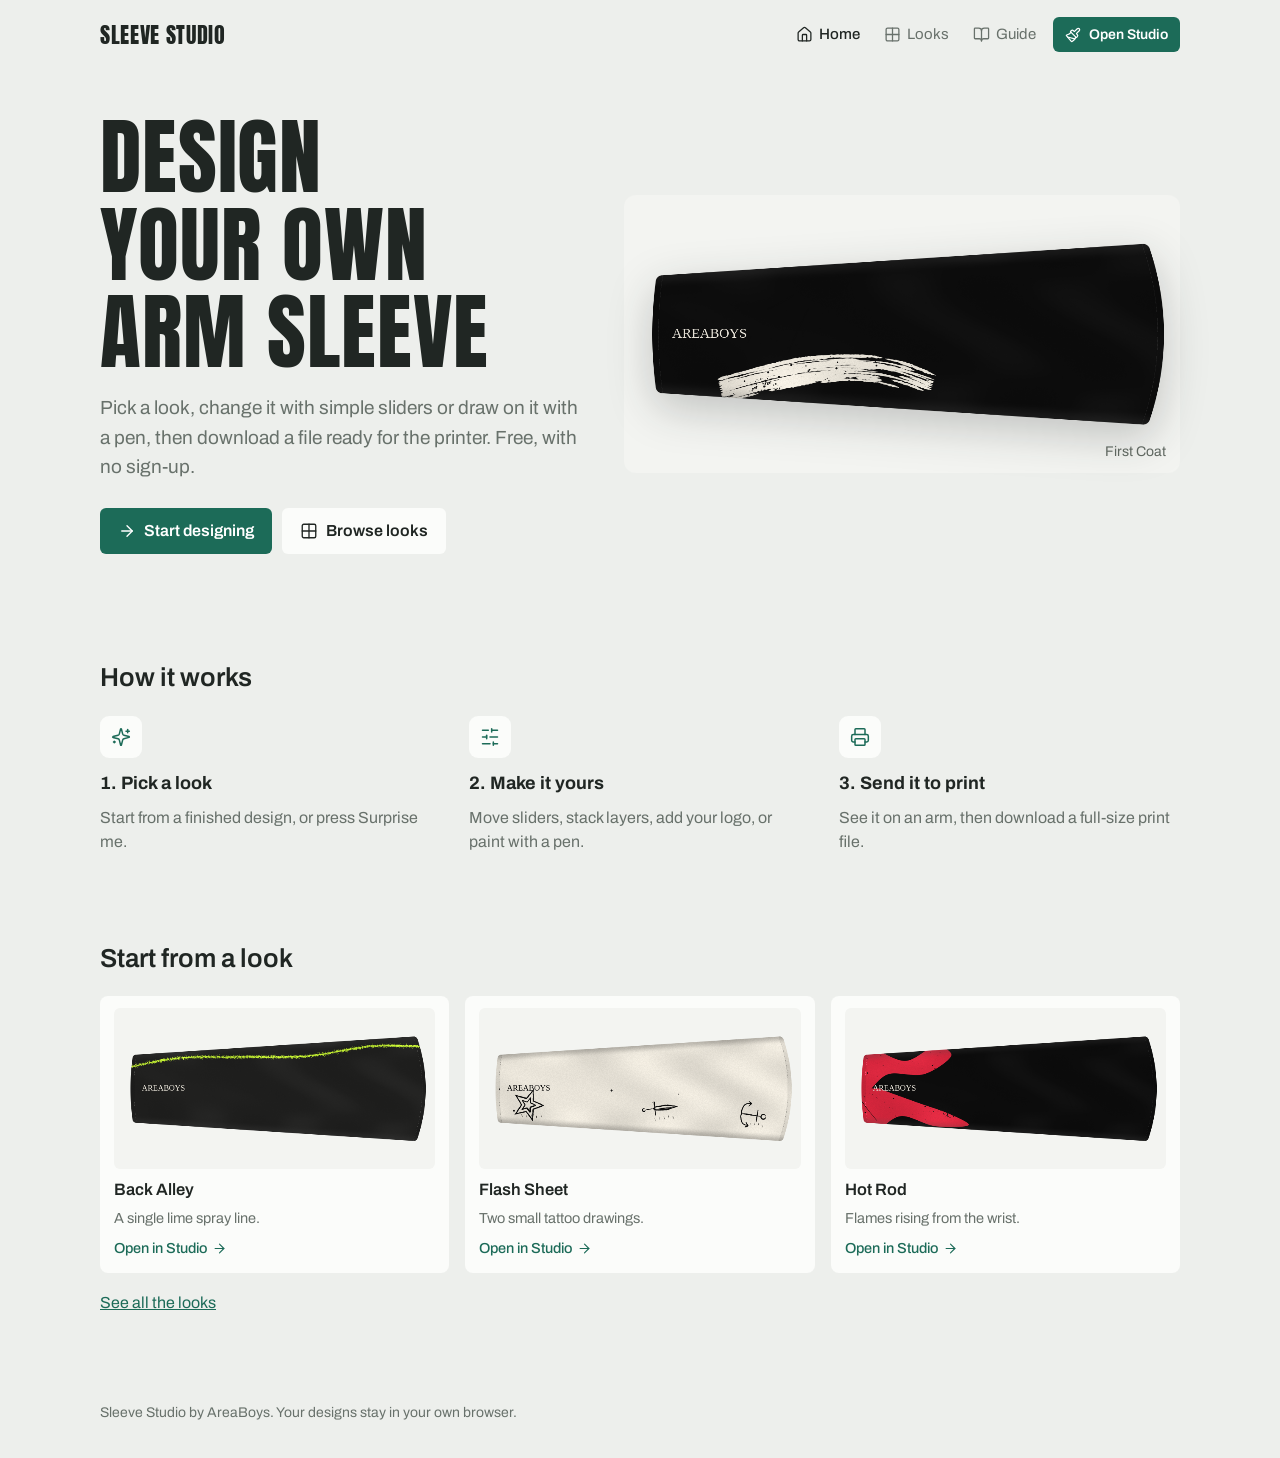
<file: index.html>
<!doctype html>
<html lang="en">
<head>
<meta charset="utf-8">
<meta name="viewport" content="width=device-width,initial-scale=1,viewport-fit=cover">
<title>Sleeve Studio</title>
<meta name="description" content="Design a printed arm sleeve in your browser, and download a print-ready file.">
<link rel="icon" href="data:image/svg+xml,%3Csvg xmlns='http://www.w3.org/2000/svg' viewBox='0 0 32 32'%3E%3Cpath d='M8 3h16l-3 26H11z' fill='%231C6B58'/%3E%3C/svg%3E">
<link rel="preconnect" href="https://fonts.googleapis.com">
<link rel="preconnect" href="https://fonts.gstatic.com" crossorigin>
<link rel="stylesheet" href="https://fonts.googleapis.com/css2?family=Anton&family=Caveat+Brush&family=Permanent+Marker&family=Reenie+Beanie&family=Rock+Salt&family=Archivo:wght@400;500;600&family=IBM+Plex+Mono:wght@400;500&display=swap">
<link rel="stylesheet" href="assets/site.css?v=20261106d">
</head>
<body>
<header class="wrap top"><a class="brand" href="index.html">Sleeve Studio</a><nav aria-label="Main"><a href="index.html" data-i="house" data-s="17" aria-current=page><span>Home</span></a><a href="looks.html" data-i="grid-2x2" data-s="17"><span>Looks</span></a><a href="guide.html" data-i="book-open" data-s="17"><span>Guide</span></a></nav><a class="btn go small" href="studio.html" data-i="paintbrush" data-s="16">Open Studio</a></header>
<main class="wrap">
  <section class="hero">
    <div>
      <h1 class="big">Design your own arm sleeve</h1>
      <p class="lead">Pick a look, change it with simple sliders or draw on it with a pen, then download a file ready for the printer. Free, with no sign-up.</p>
      <div class="actions"><a class="btn go" href="studio.html" data-i="arrow-right">Start designing</a><a class="btn alt" href="looks.html" data-i="grid-2x2">Browse looks</a></div>
    </div>
    <div class="heroArt" id="heroArt"><canvas role="img" aria-label="Sleeve design preview"></canvas><canvas aria-hidden="true"></canvas><span class="heroName" id="heroName"></span></div>
  </section>
  <section class="band">
    <h2 class="title">How it works</h2>
    <ol class="steps">
      <li><span class="badge" data-i="sparkles" data-s="20"></span><h3>1. Pick a look</h3><p>Start from a finished design, or press Surprise me.</p></li>
      <li><span class="badge" data-i="sliders-horizontal" data-s="20"></span><h3>2. Make it yours</h3><p>Move sliders, stack layers, add your logo, or paint with a pen.</p></li>
      <li><span class="badge" data-i="printer" data-s="20"></span><h3>3. Send it to print</h3><p>See it on an arm, then download a full-size print file.</p></li>
    </ol>
  </section>
  <section class="band">
    <h2 class="title">Start from a look</h2>
    <div class="grid" id="strip"></div>
    <p style="margin-top:18px"><a href="looks.html">See all the looks</a></p>
  </section>
</main>
<footer class="wrap">Sleeve Studio by AreaBoys. Your designs stay in your own browser.</footer>
<script src="assets/icons.js?v=20261106d"></script>
<script src="assets/engine.js?v=20261106d"></script>
<script src="assets/hand.js?v=20261106d"></script>
<script src="assets/site.js?v=20261106d"></script>
</body>
</html>
</file>
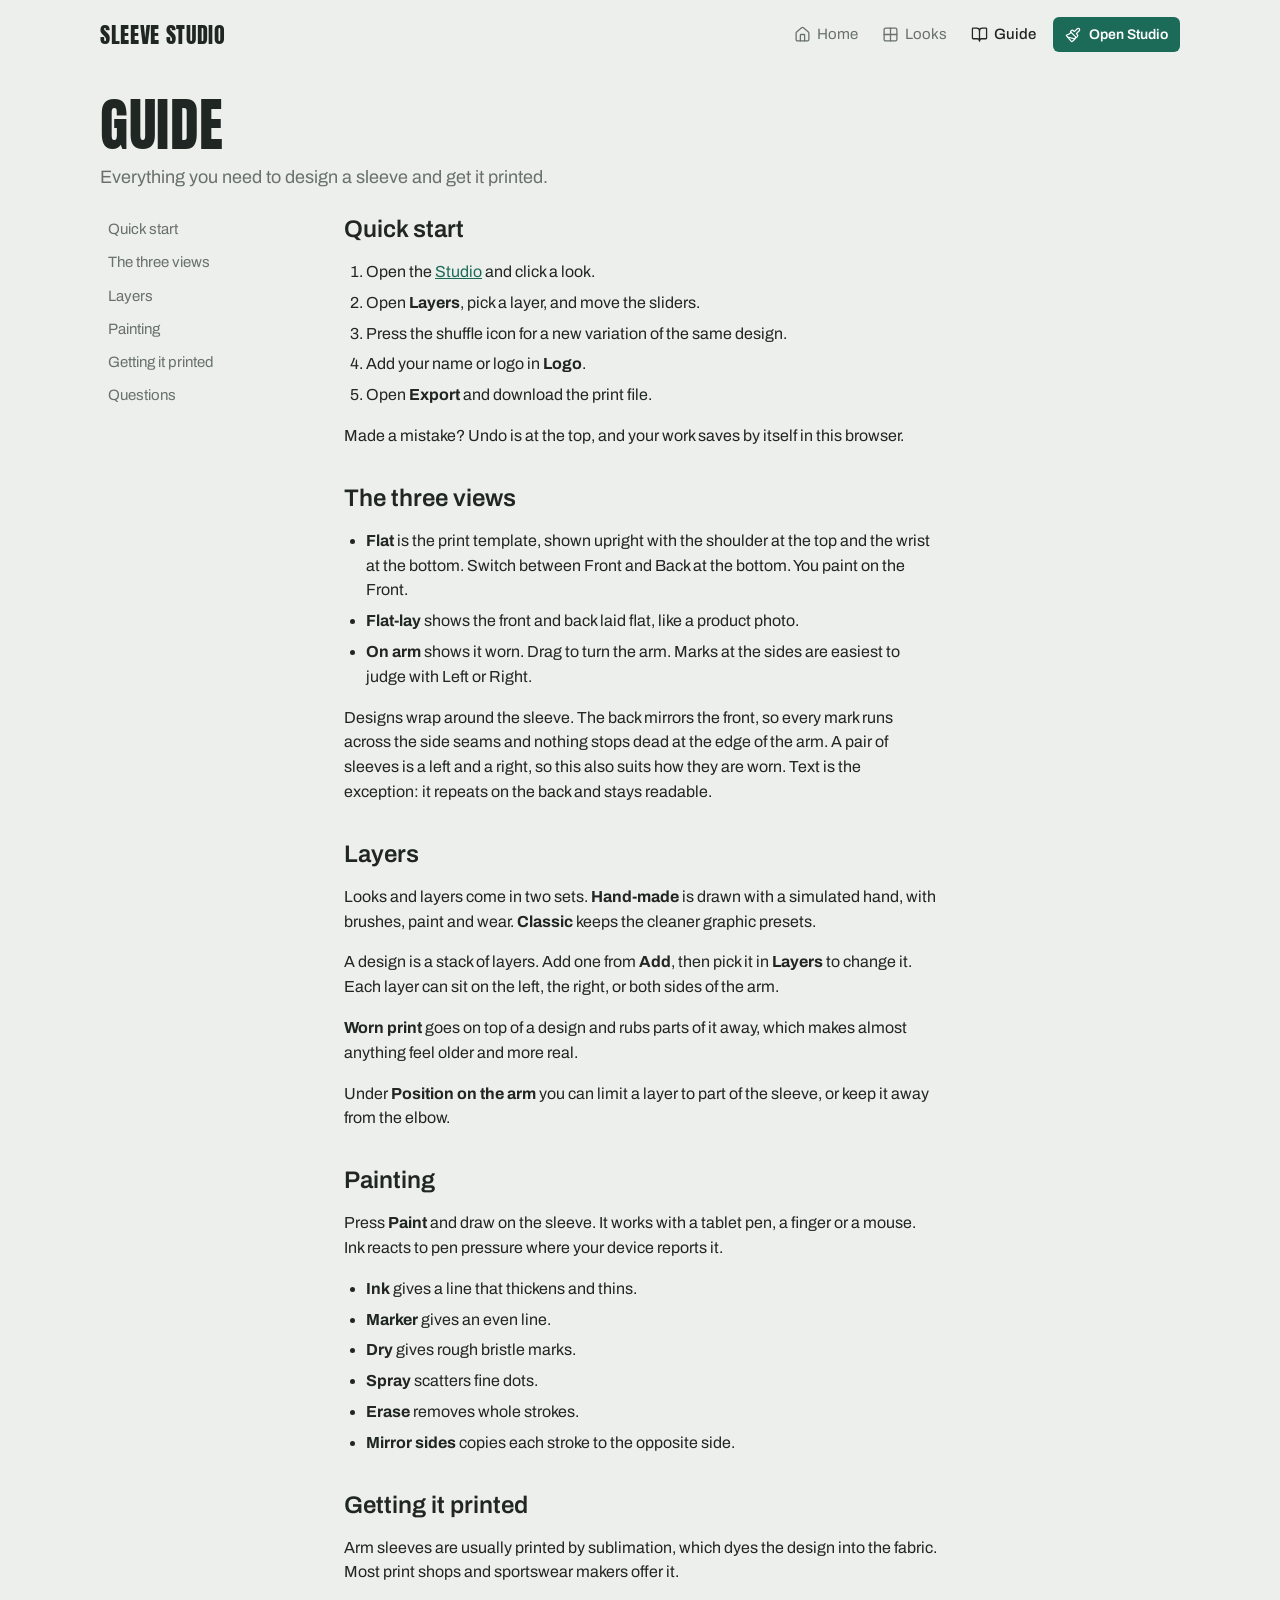
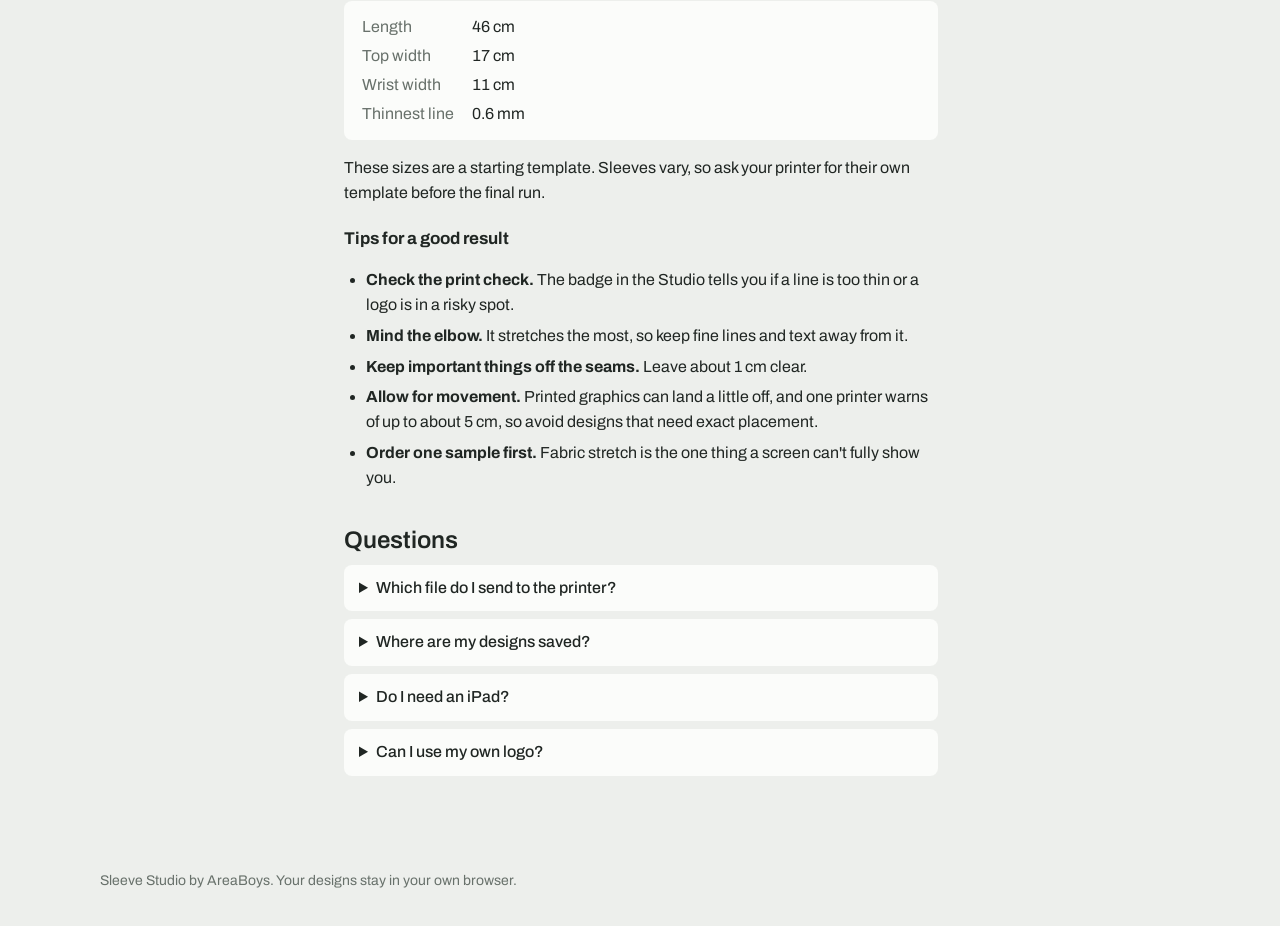
<file: guide.html>
<!doctype html>
<html lang="en">
<head>
<meta charset="utf-8">
<meta name="viewport" content="width=device-width,initial-scale=1,viewport-fit=cover">
<title>Guide · Sleeve Studio</title>
<meta name="description" content="How to design an arm sleeve and get it printed.">
<link rel="icon" href="data:image/svg+xml,%3Csvg xmlns='http://www.w3.org/2000/svg' viewBox='0 0 32 32'%3E%3Cpath d='M8 3h16l-3 26H11z' fill='%231C6B58'/%3E%3C/svg%3E">
<link rel="preconnect" href="https://fonts.googleapis.com">
<link rel="preconnect" href="https://fonts.gstatic.com" crossorigin>
<link rel="stylesheet" href="https://fonts.googleapis.com/css2?family=Anton&family=Caveat+Brush&family=Permanent+Marker&family=Reenie+Beanie&family=Rock+Salt&family=Archivo:wght@400;500;600&family=IBM+Plex+Mono:wght@400;500&display=swap">
<link rel="stylesheet" href="assets/site.css?v=20261106d">
</head>
<body>
<header class="wrap top"><a class="brand" href="index.html">Sleeve Studio</a><nav aria-label="Main"><a href="index.html" data-i="house" data-s="17"><span>Home</span></a><a href="looks.html" data-i="grid-2x2" data-s="17"><span>Looks</span></a><a href="guide.html" data-i="book-open" data-s="17" aria-current=page><span>Guide</span></a></nav><a class="btn go small" href="studio.html" data-i="paintbrush" data-s="16">Open Studio</a></header>
<main class="wrap">
  <div class="pageHead"><h1>Guide</h1><p>Everything you need to design a sleeve and get it printed.</p></div>
  <div class="doc">
    <nav class="toc" aria-label="On this page"><a href="#start">Quick start</a><a href="#views">The three views</a><a href="#layers">Layers</a><a href="#paint">Painting</a><a href="#print">Getting it printed</a><a href="#faq">Questions</a></nav>
    <article>
      <h2 id="start">Quick start</h2>
      <ol>
        <li>Open the <a href="studio.html">Studio</a> and click a look.</li>
        <li>Open <b>Layers</b>, pick a layer, and move the sliders.</li>
        <li>Press the shuffle icon for a new variation of the same design.</li>
        <li>Add your name or logo in <b>Logo</b>.</li>
        <li>Open <b>Export</b> and download the print file.</li>
      </ol>
      <p>Made a mistake? Undo is at the top, and your work saves by itself in this browser.</p>

      <h2 id="views">The three views</h2>
      <ul>
        <li><b>Flat</b> is the print template, shown upright with the shoulder at the top and the wrist at the bottom. Switch between Front and Back at the bottom. You paint on the Front.</li>
        <li><b>Flat-lay</b> shows the front and back laid flat, like a product photo.</li>
        <li><b>On arm</b> shows it worn. Drag to turn the arm. Marks at the sides are easiest to judge with Left or Right.</li>
      </ul>
      <p>Designs wrap around the sleeve. The back mirrors the front, so every mark runs across the side seams and nothing stops dead at the edge of the arm. A pair of sleeves is a left and a right, so this also suits how they are worn. Text is the exception: it repeats on the back and stays readable.</p>

      <h2 id="layers">Layers</h2>
      <p>Looks and layers come in two sets. <b>Hand-made</b> is drawn with a simulated hand, with brushes, paint and wear. <b>Classic</b> keeps the cleaner graphic presets.</p>
      <p>A design is a stack of layers. Add one from <b>Add</b>, then pick it in <b>Layers</b> to change it. Each layer can sit on the left, the right, or both sides of the arm.</p>
      <p><b>Worn print</b> goes on top of a design and rubs parts of it away, which makes almost anything feel older and more real.</p>
      <p>Under <b>Position on the arm</b> you can limit a layer to part of the sleeve, or keep it away from the elbow.</p>

      <h2 id="paint">Painting</h2>
      <p>Press <b>Paint</b> and draw on the sleeve. It works with a tablet pen, a finger or a mouse. Ink reacts to pen pressure where your device reports it.</p>
      <ul>
        <li><b>Ink</b> gives a line that thickens and thins.</li>
        <li><b>Marker</b> gives an even line.</li>
        <li><b>Dry</b> gives rough bristle marks.</li>
        <li><b>Spray</b> scatters fine dots.</li>
        <li><b>Erase</b> removes whole strokes.</li>
        <li><b>Mirror sides</b> copies each stroke to the opposite side.</li>
      </ul>

      <h2 id="print">Getting it printed</h2>
      <p>Arm sleeves are usually printed by sublimation, which dyes the design into the fabric. Most print shops and sportswear makers offer it.</p>
      <dl class="spec"><dt>Length</dt><dd>46 cm</dd><dt>Top width</dt><dd>17 cm</dd><dt>Wrist width</dt><dd>11 cm</dd><dt>Thinnest line</dt><dd>0.6 mm</dd></dl>
      <p>These sizes are a starting template. Sleeves vary, so ask your printer for their own template before the final run.</p>
      <h3>Tips for a good result</h3>
      <ul>
        <li><b>Check the print check.</b> The badge in the Studio tells you if a line is too thin or a logo is in a risky spot.</li>
        <li><b>Mind the elbow.</b> It stretches the most, so keep fine lines and text away from it.</li>
        <li><b>Keep important things off the seams.</b> Leave about 1 cm clear.</li>
        <li><b>Allow for movement.</b> Printed graphics can land a little off, and one printer warns of up to about 5 cm, so avoid designs that need exact placement.</li>
        <li><b>Order one sample first.</b> Fabric stretch is the one thing a screen can't fully show you.</li>
      </ul>

      <h2 id="faq">Questions</h2>
      <details class="q"><summary>Which file do I send to the printer?</summary><p>Send the Print file (SVG) if they accept vector files, or the Print image (PNG, 300 dpi) if they don't. Both are full size, with the front and back side by side.</p></details>
      <details class="q"><summary>Where are my designs saved?</summary><p>In the browser you used. They don't move between devices, and clearing your browser data removes them, so export anything you want to keep.</p></details>
      <details class="q"><summary>Do I need an iPad?</summary><p>No. Everything except pen pressure works with a mouse. A USB drawing tablet also works on a computer.</p></details>
      <details class="q"><summary>Can I use my own logo?</summary><p>Yes. Open Logo, then More options, and upload a PNG, SVG, JPG or WebP. It stays on your device.</p></details>
    </article>
  </div>
</main>
<footer class="wrap">Sleeve Studio by AreaBoys. Your designs stay in your own browser.</footer>
<script src="assets/icons.js?v=20261106d"></script>
<script src="assets/engine.js?v=20261106d"></script>
<script src="assets/hand.js?v=20261106d"></script>
<script src="assets/site.js?v=20261106d"></script>
</body>
</html>
</file>
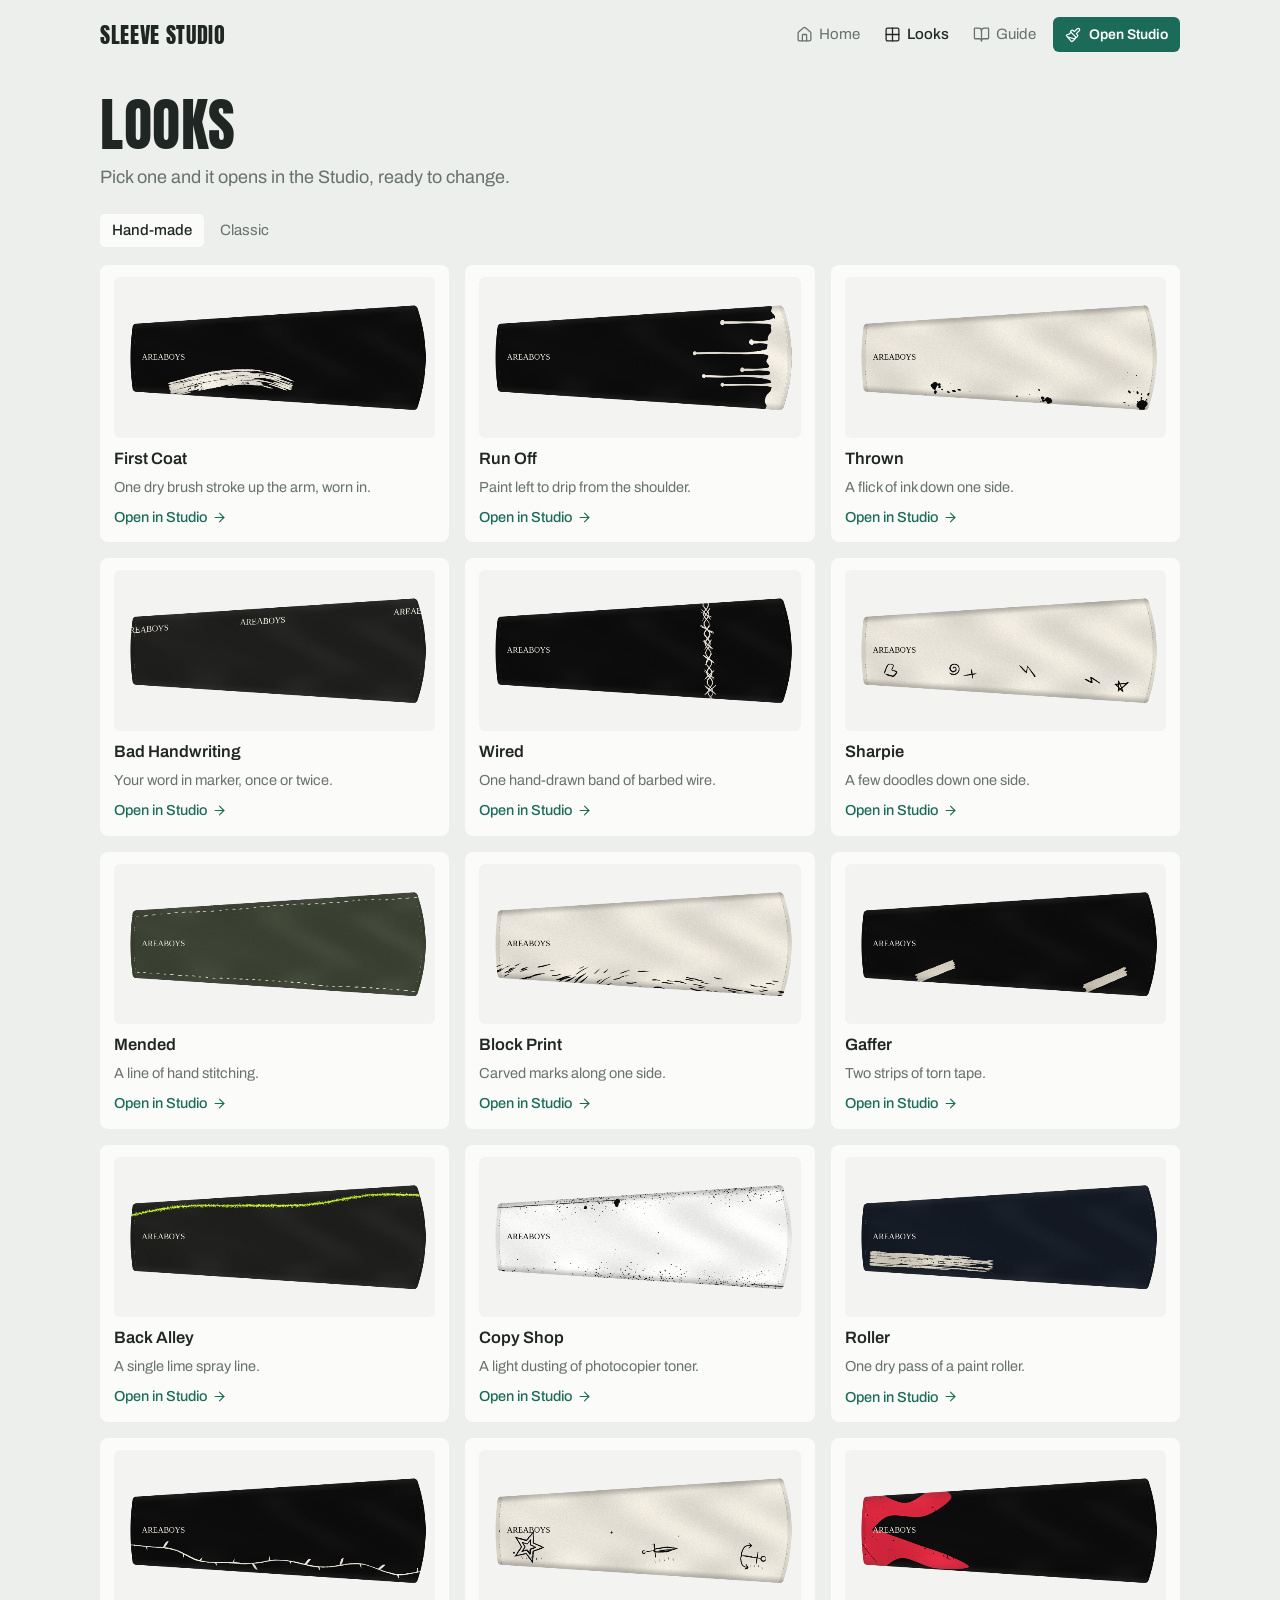
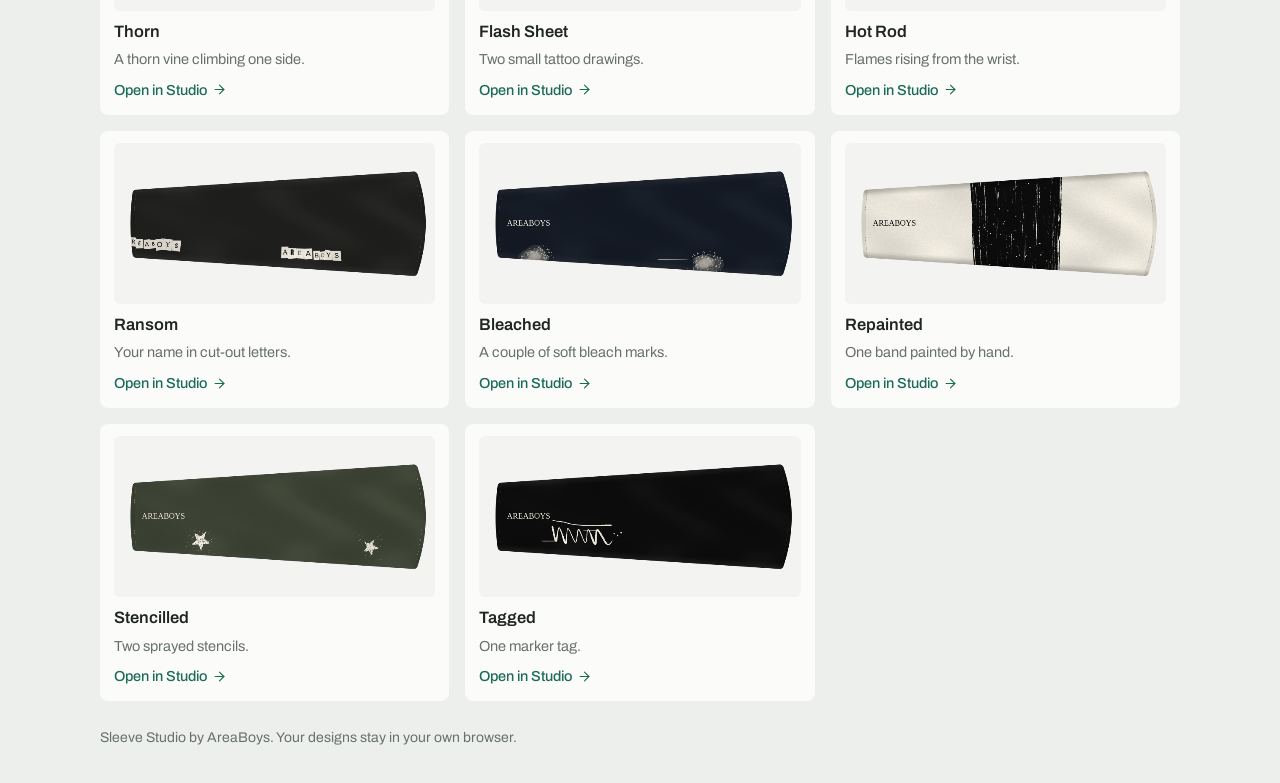
<file: looks.html>
<!doctype html>
<html lang="en">
<head>
<meta charset="utf-8">
<meta name="viewport" content="width=device-width,initial-scale=1,viewport-fit=cover">
<title>Looks · Sleeve Studio</title>
<meta name="description" content="Ready-made arm sleeve designs to start from.">
<link rel="icon" href="data:image/svg+xml,%3Csvg xmlns='http://www.w3.org/2000/svg' viewBox='0 0 32 32'%3E%3Cpath d='M8 3h16l-3 26H11z' fill='%231C6B58'/%3E%3C/svg%3E">
<link rel="preconnect" href="https://fonts.googleapis.com">
<link rel="preconnect" href="https://fonts.gstatic.com" crossorigin>
<link rel="stylesheet" href="https://fonts.googleapis.com/css2?family=Anton&family=Caveat+Brush&family=Permanent+Marker&family=Reenie+Beanie&family=Rock+Salt&family=Archivo:wght@400;500;600&family=IBM+Plex+Mono:wght@400;500&display=swap">
<link rel="stylesheet" href="assets/site.css?v=20261106d">
</head>
<body>
<header class="wrap top"><a class="brand" href="index.html">Sleeve Studio</a><nav aria-label="Main"><a href="index.html" data-i="house" data-s="17"><span>Home</span></a><a href="looks.html" data-i="grid-2x2" data-s="17" aria-current=page><span>Looks</span></a><a href="guide.html" data-i="book-open" data-s="17"><span>Guide</span></a></nav><a class="btn go small" href="studio.html" data-i="paintbrush" data-s="16">Open Studio</a></header>
<main class="wrap">
  <div class="pageHead"><h1>Looks</h1><p>Pick one and it opens in the Studio, ready to change.</p></div>
  <div class="chips" id="tone" role="group" aria-label="Filter looks"><button aria-pressed="true">Hand-made</button><button aria-pressed="false">Classic</button></div>
  <div class="grid" id="allLooks"></div>
</main>
<footer class="wrap">Sleeve Studio by AreaBoys. Your designs stay in your own browser.</footer>
<script src="assets/icons.js?v=20261106d"></script>
<script src="assets/engine.js?v=20261106d"></script>
<script src="assets/hand.js?v=20261106d"></script>
<script src="assets/site.js?v=20261106d"></script>
</body>
</html>
</file>
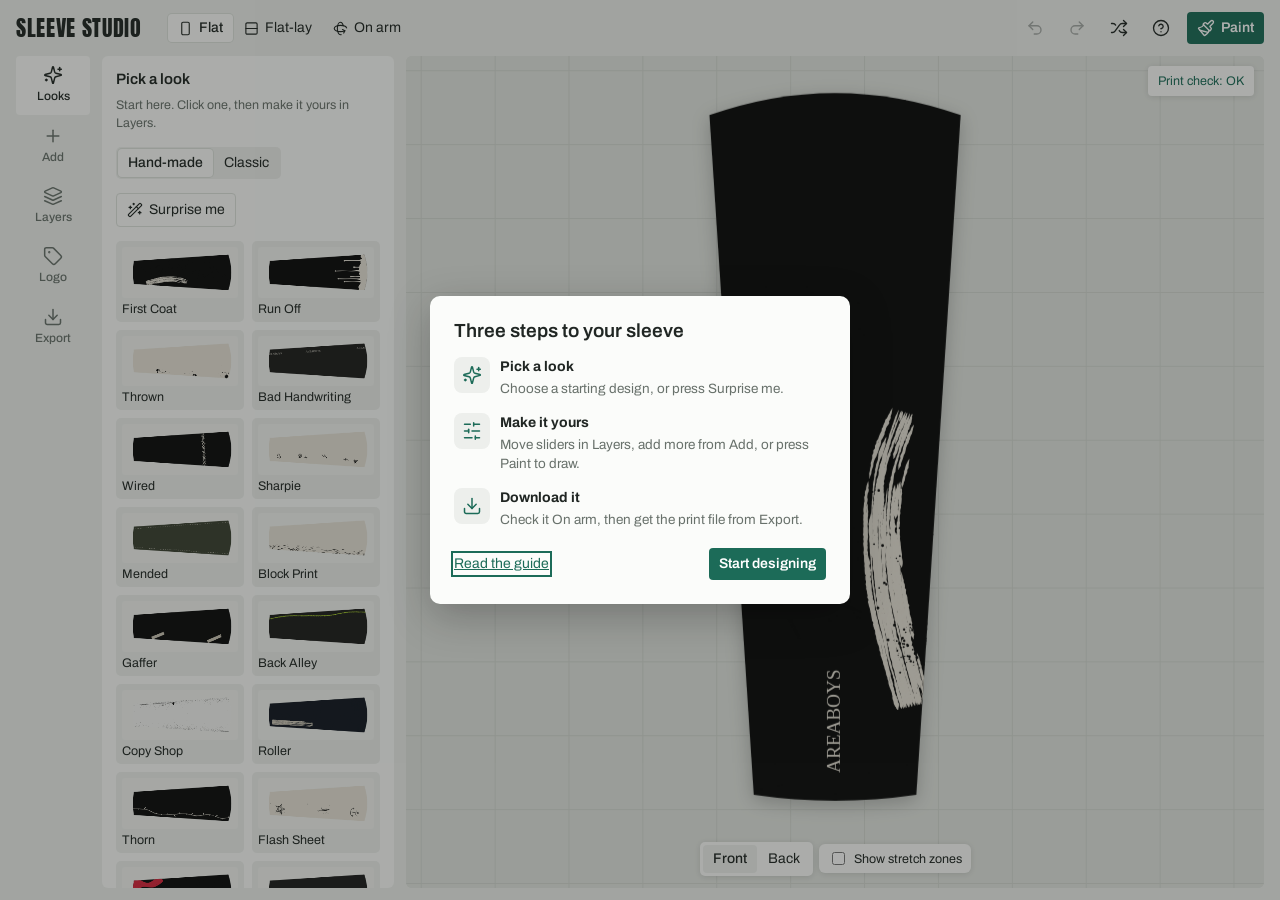
<file: studio.html>
<!doctype html>
<html lang="en">
<head>
<meta charset="utf-8">
<meta name="viewport" content="width=device-width,initial-scale=1,viewport-fit=cover">
<title>Studio · Sleeve Studio</title>
<meta name="description" content="Design a printed arm sleeve in your browser.">
<link rel="icon" href="data:image/svg+xml,%3Csvg xmlns='http://www.w3.org/2000/svg' viewBox='0 0 32 32'%3E%3Cpath d='M8 3h16l-3 26H11z' fill='%231C6B58'/%3E%3C/svg%3E">
<link rel="preconnect" href="https://fonts.googleapis.com">
<link rel="preconnect" href="https://fonts.gstatic.com" crossorigin>
<link rel="stylesheet" href="https://fonts.googleapis.com/css2?family=Anton&family=Caveat+Brush&family=Permanent+Marker&family=Reenie+Beanie&family=Rock+Salt&family=Archivo:wght@400;500;600&family=IBM+Plex+Mono:wght@400;500&display=swap">
<link rel="stylesheet" href="assets/site.css?v=20261106d">
<link rel="stylesheet" href="assets/studio.css?v=20261106d">
</head>
<body>
<div id="app">
  <header>
    <a class="brand" href="index.html" title="Back to home"><h1>Sleeve Studio</h1></a>
    <div class="seg" role="group" aria-label="View">
      <button id="vFlat" aria-pressed="true" title="The flat print template" data-i="rectangle-vertical" data-s="15">Flat</button>
      <button id="vLay" aria-pressed="false" title="A pair laid flat, like a product photo" data-i="rows-2" data-s="15">Flat-lay</button>
      <button id="vArm" aria-pressed="false" title="See it worn, and drag to turn it" data-i="rotate-3d" data-s="15">On arm</button>
    </div>
    <span class="spacer"></span>
    <button id="undo" class="icon" disabled aria-label="Undo" title="Undo" data-i="undo-2"></button>
    <button id="redo" class="icon" disabled aria-label="Redo" title="Redo" data-i="redo-2"></button>
    <button id="shuffleAll" class="icon" aria-label="New variation" title="New variation of this design" data-i="shuffle"></button>
    <button id="helpBtn" class="icon" aria-label="How it works" title="How it works" data-i="circle-help"></button>
    <button id="paintBtn" class="primary" aria-pressed="false" title="Draw on the sleeve with a pen, finger or mouse" data-i="paintbrush">Paint</button>
  </header>
  <main>
    <nav id="rail" aria-label="Panels">
      <button data-tab="looks" aria-pressed="true" data-i="sparkles" data-s="20">Looks</button>
      <button data-tab="add" aria-pressed="false" data-i="plus" data-s="20">Add</button>
      <button data-tab="layers" aria-pressed="false" data-i="layers" data-s="20">Layers</button>
      <button data-tab="logo" aria-pressed="false" data-i="tag" data-s="20">Logo</button>
      <button data-tab="export" aria-pressed="false" data-i="download" data-s="20">Export</button>
    </nav>
    <div id="drawer">
      <div class="tab" id="tabLooks"><div class="group"><h2>Pick a look</h2><p class="note">Start here. Click one, then make it yours in Layers.</p></div><div class="seg" role="group" aria-label="Style"><button data-lib="hand" aria-pressed="true">Hand-made</button><button data-lib="classic" aria-pressed="false">Classic</button></div><button id="surprise" class="quiet" data-i="wand-sparkles" data-s="16">Surprise me</button><div class="cards" id="looks"></div></div>
      <div class="tab" id="tabAdd" hidden><div class="group"><h2>Add a layer</h2><p class="note">Layers stack on top of your design.</p></div><div class="seg" role="group" aria-label="Style"><button data-lib="hand" aria-pressed="true">Hand-made</button><button data-lib="classic" aria-pressed="false">Classic</button></div><div class="chips" id="groups"></div><div class="cards" id="presets"></div></div>
      <div class="tab" id="tabLayers" hidden>
        <div class="group"><h2>Layers</h2><p class="note">Pick a layer, then move the sliders.</p></div>
        <div id="layers" style="display:grid;gap:2px"></div>
        <div class="group" id="settings"></div>
        <div class="group"><h3>Sleeve colour</h3><div class="swatches" id="baseSw"></div></div>
      </div>
      <div class="tab" id="tabLogo" hidden>
        <h2>Logo</h2>
        <label class="check"><input type="checkbox" id="logoOn"> Show logo</label>
        <div class="row2"><label for="logoText">Text</label><input type="text" id="logoText" maxlength="24"></div>
        <div id="logoSliders" style="display:grid;gap:10px"></div>
        <div class="swatches" id="logoSw"></div>
        <details><summary>More options</summary><div>
          <div id="logoMore" style="display:grid;gap:10px"></div>
          <div class="row2"><label for="logoFont">Font</label><select id="logoFont"><option value="Anton">Anton</option><option value="Archivo">Archivo</option><option value="IBM Plex Mono">IBM Plex Mono</option><option value="Permanent Marker">Marker</option><option value="Rock Salt">Scratchy</option><option value="Reenie Beanie">Thin pen</option><option value="Caveat Brush">Brush</option></select></div>
          <div class="row2"><label for="logoDir">Direction</label><select id="logoDir"><option value="along">Along the arm</option><option value="across">Across the arm</option></select></div>
          <div class="row2"><label for="logoFile">Your logo</label><input type="file" id="logoFile" accept="image/png,image/svg+xml,image/jpeg,image/webp"></div>
          <button id="logoClear" class="quiet" hidden>Use text instead</button>
        </div></details>
      </div>
      <div class="tab" id="tabExport" hidden>
        <h2>Export</h2>
        <div class="exports">
          <button class="primary" id="xSvg" data-i="printer" data-s="16">Print file (SVG)</button>
          <button class="primary" id="xPng" data-i="printer" data-s="16">Print image (PNG, 300 dpi)</button>
          <button class="quiet" id="xLay" data-i="rows-2" data-s="16">Flat-lay photo</button>
          <button class="quiet" id="xArm" data-i="rotate-3d" data-s="16">On-arm photo</button>
          <button class="quiet" id="xSmall" data-i="download" data-s="16">Small preview</button>
        </div>
        <p class="note">Print files show the front and back side by side at full size. Swap in your printer's template before the final run.</p>
        <div class="group"><h3>Print check</h3><ul id="checks"></ul></div>
      </div>
    </div>
    <div id="stageWrap">
      <canvas id="stage" aria-label="Sleeve preview"></canvas>
      <span id="toast" role="status"></span>
      <button id="printPill"></button>
      <div id="stageBar">
        <div class="seg barSeg" id="faceSeg" role="group" aria-label="Side of the sleeve"><button id="fFront" aria-pressed="true">Front</button><button id="fBack" aria-pressed="false" title="The inner side of the arm">Back</button></div>
        <label id="zonesLabel"><input type="checkbox" id="zones"> Show stretch zones</label>
        <div id="paintBar" hidden>
          <div class="seg" role="group" aria-label="Brush"><button id="bInk" aria-pressed="true" title="Ink: pen pressure changes the line" data-i="pen-tool" data-s="15">Ink</button><button id="bMarker" aria-pressed="false" title="Marker: an even line" data-i="highlighter" data-s="15">Marker</button><button id="bDry" aria-pressed="false" title="Dry brush: rough bristles" data-i="brush" data-s="15">Dry</button><button id="bSpray" aria-pressed="false" title="Spray: scattered dots" data-i="spray-can" data-s="15">Spray</button><button id="bErase" aria-pressed="false" title="Erase whole strokes" data-i="eraser" data-s="15">Erase</button></div>
          <label for="bSize">Size <input type="range" id="bSize" min="0.6" max="30" step="0.1" value="3"><output id="bSizeOut">3.0 mm</output></label>
          <div class="swatches" id="paintSw"></div>
          <label for="bMirror"><input type="checkbox" id="bMirror"> Mirror sides</label>
        </div>
        <div id="armBar" hidden>
          <div class="seg" role="group" aria-label="Arm angle"><button id="aLeft">Left</button><button id="aFront">Front</button><button id="aRight">Right</button></div>
          <label for="armTurn"><input type="range" id="armTurn" min="-180" max="180" step="1" value="0"><output id="armTurnOut">0°</output></label>
          <label for="armBack">Back <select id="armBack"><option value="repeat">Wraps around</option><option value="plain">Plain</option></select></label>
        </div>
      </div>
    </div>
  </main>
</div>

<dialog id="coach" aria-labelledby="coachTitle">
  <h2 id="coachTitle">Three steps to your sleeve</h2>
  <ol>
    <li><span data-i="sparkles" data-s="20"></span><div><b>Pick a look</b><p>Choose a starting design, or press Surprise me.</p></div></li>
    <li><span data-i="sliders-horizontal" data-s="20"></span><div><b>Make it yours</b><p>Move sliders in Layers, add more from Add, or press Paint to draw.</p></div></li>
    <li><span data-i="download" data-s="20"></span><div><b>Download it</b><p>Check it On arm, then get the print file from Export.</p></div></li>
  </ol>
  <div class="coachBtns"><a href="guide.html">Read the guide</a><button class="primary" id="coachGo">Start designing</button></div>
</dialog>

<script src="assets/icons.js?v=20261106d"></script>
<script src="assets/engine.js?v=20261106d"></script>
<script src="assets/hand.js?v=20261106d"></script>
<script src="assets/studio.js?v=20261106d"></script>
</body>
</html>
</file>
<file: assets/site.css>
:root {
  --bg: #EDEFEC; --panel: #FBFCFA; --card: #EDEFEC; --line: #DDE1DB; --fg: #202623; --muted: #68716B;
  --accent: #1C6B58; --accent-fg: #FFFFFF; --hover: #E6E9E4; --warn: #9A5B00; --ok: #1C6B58;
  --stage: #E2E5E0; --stage-line: #D3D7D1;
  --display: "Anton", Impact, "Arial Narrow", sans-serif;
  --body: "Archivo", "Segoe UI", Arial, sans-serif;
  --mono: "IBM Plex Mono", Consolas, monospace;
}
@media (prefers-color-scheme: dark) { :root:not([data-theme="light"]) {
  --bg: #171B19; --panel: #1E2320; --card: #282E2A; --line: #2F3632; --fg: #E6EAE6; --muted: #98A29B;
  --accent: #5CC2A6; --accent-fg: #0E1F1A; --hover: #2A302C; --warn: #E7B15C; --ok: #5CC2A6;
  --stage: #232825; --stage-line: #2C322E; color-scheme: dark } }
:root[data-theme="dark"] {
  --bg: #171B19; --panel: #1E2320; --card: #282E2A; --line: #2F3632; --fg: #E6EAE6; --muted: #98A29B;
  --accent: #5CC2A6; --accent-fg: #0E1F1A; --hover: #2A302C; --warn: #E7B15C; --ok: #5CC2A6;
  --stage: #232825; --stage-line: #2C322E; color-scheme: dark }

* { box-sizing: border-box }
[hidden] { display: none !important }
body { margin: 0; background: var(--bg); color: var(--fg); font: 16px/1.55 var(--body) }
@media (prefers-reduced-motion: no-preference) {
  @view-transition { navigation: auto }
  ::view-transition-old(root), ::view-transition-new(root) { animation-duration: .22s }
}
a { color: var(--accent) }
:focus-visible { outline: 2px solid var(--accent); outline-offset: 2px }
.wrap { max-width: 1120px; margin: 0 auto; padding-left: max(20px, env(safe-area-inset-left, 0px)); padding-right: max(20px, env(safe-area-inset-right, 0px)) }
.top { display: flex; align-items: center; gap: 6px; padding-block: 16px; flex-wrap: wrap }
.top .brand { font: 400 22px/1 var(--display); letter-spacing: .03em; text-transform: uppercase; color: var(--fg); text-decoration: none; margin-right: auto }
.top nav { display: flex; align-items: center; gap: 2px }
.top nav a { display: inline-flex; align-items: center; gap: 6px; padding: 7px 11px; border-radius: 5px; color: var(--muted); text-decoration: none; font-size: 15px; transition: background-color .15s, color .15s }
.top nav a:hover { background: var(--hover); color: var(--fg) }
.top nav a[aria-current=page] { color: var(--fg); font-weight: 500 }
.btn { display: inline-flex; align-items: center; justify-content: center; gap: 8px; padding: 11px 18px; border-radius: 6px; text-decoration: none; font-weight: 600; transition: transform .12s, filter .15s, background-color .15s, box-shadow .15s }
.btn:active { transform: scale(.98) }
.btn.go { background: var(--accent); color: var(--accent-fg) }
.btn.go:hover { filter: brightness(1.08); box-shadow: 0 6px 18px rgba(28, 107, 88, .28) }
.btn.alt { color: var(--fg); background: var(--panel) }
.btn.alt:hover { background: var(--hover) }
.btn.small { padding: 7px 12px; font-size: 14px }
h1, h2, h3 { text-wrap: balance }
.big { font: 400 clamp(46px, 7vw, 84px)/1.04 var(--display); letter-spacing: .01em; text-transform: uppercase; margin: 0 }
.lead { font-size: 19px; color: var(--muted); max-width: 46ch; margin: 18px 0 26px }
.hero { display: grid; grid-template-columns: minmax(0, 1fr) minmax(0, 1.15fr); gap: 40px; align-items: center; padding-block: 44px 64px }
.actions { display: flex; gap: 10px; flex-wrap: wrap }
.heroArt { position: relative; aspect-ratio: 2 / 1; min-width: 0; background: #F3F4F1; border-radius: 12px }
.heroArt canvas { position: absolute; inset: 0; width: 100%; height: 100%; opacity: 0; transition: opacity .9s ease; filter: drop-shadow(0 14px 22px rgba(20, 24, 22, .22)) }
.heroArt canvas.on { opacity: 1 }
.heroName { position: absolute; right: 14px; bottom: 10px; font-size: 14px; color: #5E665F }
section.band { padding-block: 44px }
h2.title { font: 600 26px/1.2 var(--body); margin: 0 0 22px }
.steps { list-style: none; margin: 0; padding: 0; display: grid; grid-template-columns: repeat(3, minmax(0, 1fr)); gap: 28px }
.steps li { display: grid; gap: 8px; align-content: start }
.badge { width: 42px; height: 42px; display: grid; place-items: center; border-radius: 9px; background: var(--panel); color: var(--accent) }
.steps h3 { font-size: 18px; margin: 4px 0 0 }
.steps p { margin: 0; color: var(--muted) }
.grid { display: grid; grid-template-columns: repeat(3, minmax(0, 1fr)); gap: 16px }
.look { display: grid; gap: 4px; background: var(--panel); border-radius: 8px; padding: 12px 14px 14px; text-decoration: none; color: inherit; transition: transform .18s ease, box-shadow .18s ease; min-width: 0 }
.look:hover { transform: translateY(-3px); box-shadow: 0 10px 24px rgba(0, 0, 0, .1) }
.look canvas { width: 100%; aspect-ratio: 2 / 1; display: block; background: #F3F4F1; border-radius: 6px }
.look b { font-weight: 600; font-size: 16.5px; margin-top: 4px }
.look span { color: var(--muted); font-size: 14.5px }
.look .use { color: var(--accent); display: inline-flex; gap: 5px; align-items: center; font-weight: 500; margin-top: 4px }
.chips { display: flex; gap: 4px; margin-bottom: 18px }
.chips button { font: inherit; font-size: 15px; border: 0; background: none; color: var(--muted); padding: 5px 12px; border-radius: 5px; cursor: pointer; transition: background-color .15s }
.chips button:hover { background: var(--hover) }
.chips button[aria-pressed=true] { background: var(--panel); color: var(--fg); font-weight: 500 }
.pageHead { padding-block: 26px 22px }
.pageHead h1 { font: 400 clamp(38px, 5vw, 58px)/1.05 var(--display); text-transform: uppercase; letter-spacing: .01em; margin: 0 0 8px }
.pageHead p { color: var(--muted); margin: 0; font-size: 18px; max-width: 58ch }
.doc { display: grid; grid-template-columns: 200px minmax(0, 1fr); gap: 44px; padding-bottom: 60px; align-items: start }
.toc { position: sticky; top: 16px; display: grid; gap: 2px; font-size: 15px }
.toc a { color: var(--muted); text-decoration: none; padding: 4px 8px; border-radius: 4px; transition: background-color .15s, color .15s }
.toc a:hover { background: var(--hover); color: var(--fg) }
article { max-width: 66ch; min-width: 0 }
article h2 { font: 600 24px/1.25 var(--body); margin: 34px 0 10px; scroll-margin-top: 16px }
article h2:first-child { margin-top: 0 }
article h3 { font-size: 17px; margin: 20px 0 6px }
article p, article li { color: var(--fg) }
article ol, article ul { padding-left: 22px }
article li { margin-bottom: 6px }
.spec { display: grid; grid-template-columns: auto 1fr; gap: 4px 18px; background: var(--panel); border-radius: 8px; padding: 14px 18px; margin: 12px 0; font-variant-numeric: tabular-nums }
.spec dt { color: var(--muted) } .spec dd { margin: 0 }
details.q { background: var(--panel); border-radius: 8px; padding: 11px 15px; margin-bottom: 8px }
details.q summary { cursor: pointer; font-weight: 500 }
details.q p { margin: 8px 0 2px }
.ic { flex: none }
footer { color: var(--muted); font-size: 14px; padding-block: 26px 34px }
@media (max-width: 860px) {
  .hero { grid-template-columns: minmax(0, 1fr); padding-block: 20px 50px } .grid { grid-template-columns: repeat(2, minmax(0, 1fr)) }
  .steps { grid-template-columns: minmax(0, 1fr) } .doc { grid-template-columns: minmax(0, 1fr); gap: 16px } .toc { position: static; grid-auto-flow: row; grid-template-columns: 1fr 1fr }
}
@media (max-width: 520px) { .grid { grid-template-columns: minmax(0, 1fr) } .top nav a span { display: none } }
@media (prefers-reduced-motion: reduce) { * { transition: none !important } }
</file>
<file: assets/studio.css>
/* One quiet workspace: a slim rail opens a single panel, everything else belongs to the sleeve. */
html, body { height: 100% }
body { background: var(--bg); color: var(--fg); font: 14px/1.45 var(--body);
  padding-left: max(16px, env(safe-area-inset-left, 0px)); padding-right: max(16px, env(safe-area-inset-right, 0px)); padding-block: 12px; }
#app { height: 100%; display: grid; grid-template-rows: auto minmax(0, 1fr); gap: 12px }
header { display: flex; align-items: center; gap: 10px; flex-wrap: wrap }
h1 { font: 400 22px/1 var(--display); letter-spacing: .03em; margin: 0 14px 0 0; text-transform: uppercase }
.spacer { flex: 1 }
main { display: flex; gap: 12px; min-height: 0 }
button, select, input[type=text] { font: inherit; color: inherit }
button { background: transparent; border: 0; padding: 6px 10px; cursor: pointer; border-radius: 4px }
button:hover:not(:disabled) { background: var(--hover) }
button:disabled { opacity: .35; cursor: default }
button.primary { background: var(--accent); color: var(--accent-fg); font-weight: 600 }
button.primary:hover:not(:disabled) { background: var(--accent); filter: brightness(1.08) }
button.quiet { border: 1px solid var(--line) }
:focus-visible { outline: 2px solid var(--accent); outline-offset: 1px }
.seg { display: inline-flex; background: var(--card); border-radius: 5px; padding: 2px; gap: 1px }
.seg button { padding: 4px 10px; border-radius: 4px }
.seg button[aria-pressed=true] { background: var(--panel); color: var(--fg); box-shadow: 0 0 0 1px var(--line); font-weight: 500 }
#rail { display: flex; flex-direction: column; gap: 2px; flex: none; width: 74px }
#rail button { padding: 9px 4px; text-align: center; color: var(--muted); font-weight: 500 }
#rail button[aria-pressed=true] { background: var(--panel); color: var(--fg) }
#drawer { flex: none; width: 292px; background: var(--panel); border-radius: 6px; overflow-y: auto; min-height: 0; padding: 14px; display: grid; gap: 18px; align-content: start }
.tab { display: grid; gap: 14px; min-width: 0 }
.group { display: grid; gap: 8px; min-width: 0 }
h2 { font: 600 15px/1.2 var(--body); margin: 0 }
h3 { font: 500 12.5px/1.2 var(--body); margin: 0; color: var(--muted) }
p.note { margin: 0; color: var(--muted); font-size: 12.5px }
#stageWrap { position: relative; flex: 1; min-height: 0; min-width: 0; border-radius: 6px; background: var(--stage); overflow: hidden }
#stage { position: absolute; inset: 0; width: 100%; height: 100%; display: block }
#stageBar { position: absolute; left: 12px; right: 12px; bottom: 12px; display: flex; flex-wrap: wrap; justify-content: center; gap: 6px; align-items: center; pointer-events: none }
#stageBar > * { pointer-events: auto }
#armBar, #paintBar { display: flex; flex-wrap: wrap; justify-content: center; gap: 8px; align-items: center; min-width: 0; background: var(--panel); border-radius: 6px; padding: 5px 8px; box-shadow: 0 1px 6px rgba(0, 0, 0, .12) }
#stageBar label { font-size: 12.5px; display: flex; gap: 6px; align-items: center }
#zonesLabel { background: var(--panel); border-radius: 6px; padding: 5px 9px; box-shadow: 0 1px 6px rgba(0, 0, 0, .12) }
#armBar input[type=range], #paintBar input[type=range] { width: 110px; max-width: 26vw; accent-color: var(--accent); margin: 0 }
#armBar output, #paintBar output { font: 12px var(--mono); min-width: 5ch; text-align: right; font-variant-numeric: tabular-nums }
#armBar select { background: var(--card); border: 0; padding: 2px 4px; border-radius: 4px }
#stage.grab { cursor: grab; touch-action: pan-y } #stage.grab:active { cursor: grabbing }
#stage.paint { touch-action: none; cursor: crosshair }
#printPill { position: absolute; top: 10px; right: 10px; font-size: 12.5px; background: var(--panel); color: var(--ok); box-shadow: 0 1px 6px rgba(0, 0, 0, .12) }
#printPill.bad { color: var(--warn) }
#toast { position: absolute; top: 12px; left: 14px; font-size: 12.5px; background: var(--panel); padding: 5px 10px; border-radius: 6px; max-width: 60%; pointer-events: none; opacity: 0; transform: translateY(-4px); transition: opacity .2s, transform .2s; box-shadow: 0 1px 6px rgba(0, 0, 0, .12) }
#toast.show { opacity: 1; transform: none }
.cards { display: grid; grid-template-columns: 1fr 1fr; gap: 8px }
.card { padding: 6px 6px 4px; text-align: left; display: grid; gap: 2px; border-radius: 5px; background: var(--card); min-width: 0 }
.card canvas { width: 100%; aspect-ratio: 2.3; display: block; background: #F3F4F1; border-radius: 3px }
.card span { font-size: 12.5px; overflow-wrap: anywhere }
.chips { display: flex; flex-wrap: wrap; gap: 2px }
.chips button { padding: 3px 9px; color: var(--muted); font-size: 13px }
.chips button[aria-pressed=true] { background: var(--card); color: var(--fg); font-weight: 500 }
.layer { display: grid; grid-template-columns: minmax(0, 1fr) auto; align-items: center; border-radius: 4px }
.layer.on { background: var(--card) }
.layer .pick { text-align: left; display: flex; gap: 8px; align-items: center; min-width: 0; padding: 6px 8px }
.layer .pick b { font-weight: 500; overflow: hidden; text-overflow: ellipsis; white-space: nowrap }
.chip { width: 12px; height: 12px; border-radius: 2px; box-shadow: 0 0 0 1px var(--line); flex: none }
.layer .acts { display: flex } .layer:not(.on) .acts { display: none }
.layer .acts button { padding: 4px 6px; font-size: 12.5px; color: var(--muted) }
.hiddenLayer b { opacity: .45; text-decoration: line-through }
.row { display: grid; grid-template-columns: 78px minmax(0, 1fr) 50px; gap: 8px; align-items: center; font-size: 13px }
.row output { font: 12px var(--mono); text-align: right; font-variant-numeric: tabular-nums; color: var(--muted) }
.row input[type=range] { width: 100%; accent-color: var(--accent); margin: 0 }
.row2 { display: grid; grid-template-columns: 78px minmax(0, 1fr); gap: 8px; align-items: center; font-size: 13px }
.row2 select, .row2 input[type=text], .row2 input[type=file] { width: 100%; min-width: 0; background: var(--card); border: 0; border-radius: 4px; padding: 5px 7px }
.check { display: flex; gap: 7px; align-items: center; font-size: 13px }
details { display: grid; gap: 10px } details > summary { cursor: pointer; color: var(--muted); font-size: 13px }
details[open] > summary { margin-bottom: 10px } details > div { display: grid; gap: 10px }
.swatches { display: flex; flex-wrap: wrap; gap: 5px; align-items: center }
.sw { width: 20px; height: 20px; padding: 0; border-radius: 3px; box-shadow: 0 0 0 1px var(--line) }
.sw[aria-pressed=true] { outline: 2px solid var(--accent); outline-offset: 1px }
input[type=color] { width: 24px; height: 22px; padding: 0; border: 0; background: none }
.btns { display: flex; flex-wrap: wrap; gap: 6px }
.exports { display: grid; gap: 6px } .exports button { text-align: left }
#checks { list-style: none; margin: 0; padding: 0; display: grid; gap: 6px; font-size: 13px }
#checks li { display: grid; grid-template-columns: 32px minmax(0, 1fr); gap: 6px }
#checks i { font: 500 11px/1.7 var(--mono); font-style: normal } .pass { color: var(--ok) } .fix { color: var(--warn) }
@media (max-width: 900px) {
  html, body { height: auto } #app { height: auto } main { flex-direction: column }
  #stageWrap { order: -2; flex: none; height: 62vh; min-height: 380px } #rail { order: -1; flex-direction: row; width: auto; flex-wrap: wrap } #rail button { flex: 1 }
  #drawer { width: auto; overflow: visible }
  .cards { grid-template-columns: 1fr 1fr 1fr }
}
@media (max-width: 460px) { .cards { grid-template-columns: 1fr 1fr } }
button, a.btn { display: inline-flex; align-items: center; justify-content: center; gap: 6px; transition: background-color .15s, box-shadow .15s, transform .12s, color .15s }
button:active:not(:disabled) { transform: scale(.97) }
button.icon { padding: 7px }
.brand { color: inherit; text-decoration: none }
#rail button { flex-direction: column; gap: 3px; font-size: 12px }
#surprise { justify-self: start }
.exports button { justify-content: flex-start }
#drawer { transition: width .22s ease, padding .22s ease, opacity .18s ease }
#drawer.closed { width: 0; padding-inline: 0; opacity: 0; overflow: hidden }
.tab { animation: rise .22s ease-out }
@keyframes rise { from { opacity: 0; transform: translateY(6px) } }
.card { transition: transform .15s ease, box-shadow .15s ease, background-color .15s }
.card:hover:not(:disabled) { background: var(--card); transform: translateY(-2px); box-shadow: 0 4px 12px rgba(0, 0, 0, .1) }
#coach { border: 0; border-radius: 10px; padding: 24px; max-width: min(420px, calc(100vw - 32px)); background: var(--panel); color: var(--fg); box-shadow: 0 12px 40px rgba(0, 0, 0, .25) }
#coach::backdrop { background: rgba(20, 24, 22, .35) }
#coach[open] { animation: rise .25s ease-out }
#coach h2 { font-size: 19px; margin-bottom: 14px }
#coach ol { list-style: none; margin: 0 0 18px; padding: 0; display: grid; gap: 14px }
#coach li { display: grid; grid-template-columns: 36px minmax(0, 1fr); gap: 10px; align-items: start }
#coach li > span { width: 36px; height: 36px; display: grid; place-items: center; border-radius: 8px; background: var(--card); color: var(--accent) }
#coach p { margin: 2px 0 0; color: var(--muted); font-size: 13.5px }
.coachBtns { display: flex; justify-content: space-between; align-items: center; gap: 12px }
.coachBtns a { color: var(--accent) }
@media (max-width: 900px) { #drawer.closed { display: none } #rail button { flex-direction: row } }
@media (prefers-reduced-motion: reduce) { *, ::backdrop { animation: none !important; transition: none !important } }

#tabLooks > .seg, #tabAdd > .seg { justify-self: start }
.barSeg { background: var(--panel); box-shadow: 0 1px 6px rgba(0, 0, 0, .12); padding: 3px }
.barSeg button[aria-pressed=true] { background: var(--card); box-shadow: none }
</file>
